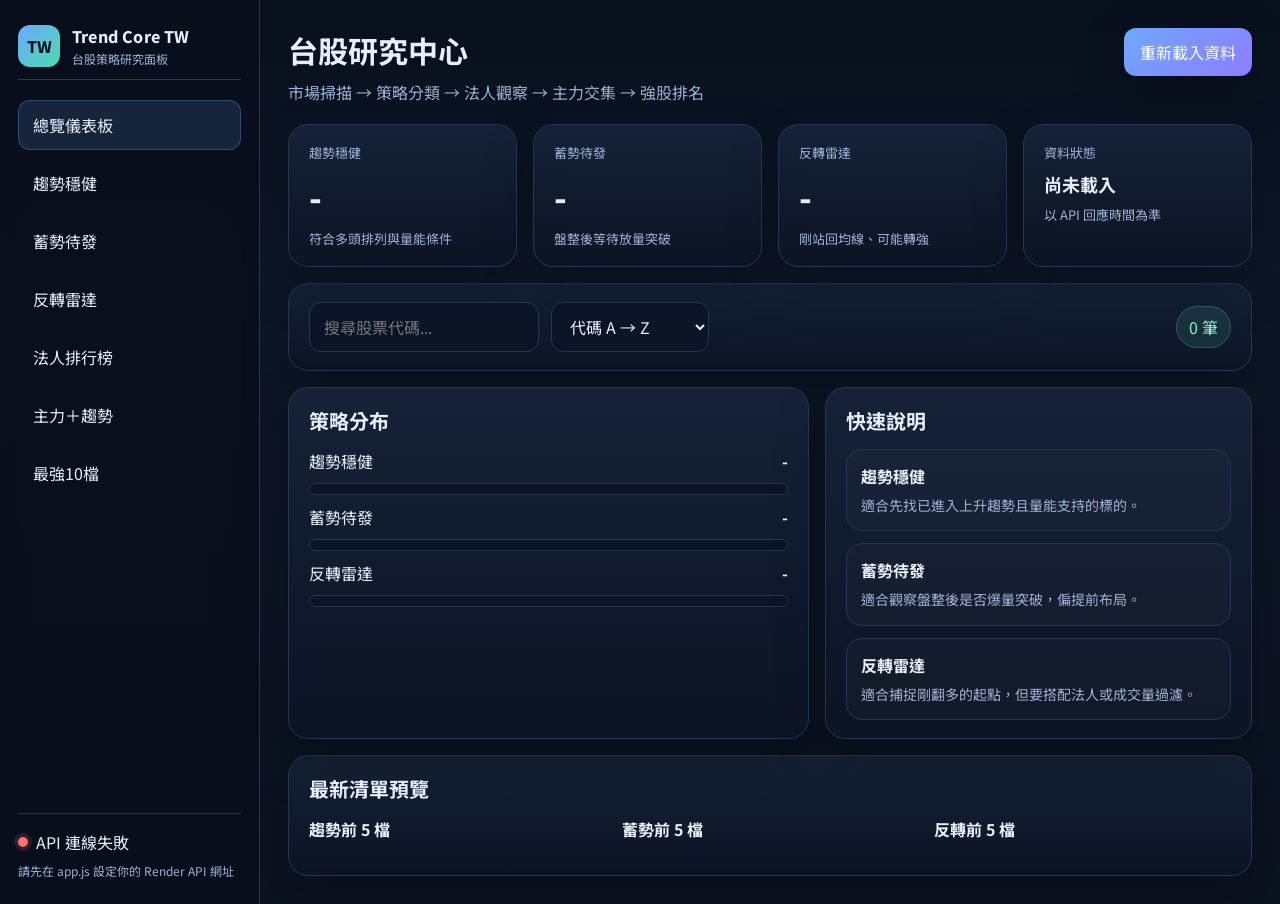
<file: docs/index.html>
<!DOCTYPE html>
<html lang="zh-Hant">
<head>
  <meta charset="UTF-8" />
  <meta name="viewport" content="width=device-width, initial-scale=1.0" />
  <title>Trend Core TW</title>
  <link rel="preconnect" href="https://fonts.googleapis.com">
  <link rel="preconnect" href="https://fonts.gstatic.com" crossorigin>
  <link href="https://fonts.googleapis.com/css2?family=Noto+Sans+TC:wght@400;500;700;800&display=swap" rel="stylesheet">
  <link rel="stylesheet" href="styles.css" />
</head>
<body>
  <div class="app-shell">
    <aside class="sidebar">
      <div class="brand">
        <div class="brand-mark">TW</div>
        <div>
          <div class="brand-title">Trend Core TW</div>
          <div class="brand-subtitle">台股策略研究面板</div>
        </div>
      </div>

      <nav class="nav">
        <button class="nav-link active" data-view="dashboard">總覽儀表板</button>
        <button class="nav-link" data-view="trend">趨勢穩健</button>
        <button class="nav-link" data-view="setup">蓄勢待發</button>
        <button class="nav-link" data-view="reversal">反轉雷達</button>
        <button class="nav-link" data-view="funds">法人排行榜</button>
        <button class="nav-link" data-view="strong">主力＋趨勢</button>
        <button class="nav-link" data-view="top10">最強10檔</button>
      </nav>

      <div class="sidebar-footer">
        <div class="status-row">
          <span class="dot"></span>
          <span id="apiStatusText">等待連線</span>
        </div>
        <div class="small-text">請先在 app.js 設定你的 Render API 網址</div>
      </div>
    </aside>

    <main class="main">
      <header class="topbar">
        <div>
          <h1>台股研究中心</h1>
          <p class="subtitle">市場掃描 → 策略分類 → 法人觀察 → 主力交集 → 強股排名</p>
        </div>
        <div class="topbar-actions">
          <button id="refreshBtn" class="btn btn-primary">重新載入資料</button>
        </div>
      </header>

      <section class="hero-grid">
        <div class="hero-card">
          <div class="hero-label">趨勢穩健</div>
          <div class="hero-value" id="countTrend">-</div>
          <div class="hero-hint">符合多頭排列與量能條件</div>
        </div>
        <div class="hero-card">
          <div class="hero-label">蓄勢待發</div>
          <div class="hero-value" id="countSetup">-</div>
          <div class="hero-hint">盤整後等待放量突破</div>
        </div>
        <div class="hero-card">
          <div class="hero-label">反轉雷達</div>
          <div class="hero-value" id="countReversal">-</div>
          <div class="hero-hint">剛站回均線、可能轉強</div>
        </div>
        <div class="hero-card">
          <div class="hero-label">資料狀態</div>
          <div class="hero-value small" id="lastUpdated">尚未載入</div>
          <div class="hero-hint">以 API 回應時間為準</div>
        </div>
      </section>

      <section class="toolbar card">
        <div class="toolbar-left">
          <input id="searchInput" type="text" placeholder="搜尋股票代碼..." />
          <select id="sortSelect">
            <option value="stock-asc">代碼 A → Z</option>
            <option value="stock-desc">代碼 Z → A</option>
            <option value="close-desc">價格 高 → 低</option>
            <option value="close-asc">價格 低 → 高</option>
            <option value="volume-desc">成交量 高 → 低</option>
            <option value="volume-asc">成交量 低 → 高</option>
            <option value="change-desc">漲幅 高 → 低</option>
            <option value="change-asc">漲幅 低 → 高</option>
          </select>
        </div>
        <div class="toolbar-right">
          <span class="badge" id="resultBadge">0 筆</span>
        </div>
      </section>

      <section id="view-dashboard" class="view active-view">
        <div class="content-grid">
          <div class="card">
            <div class="card-header">
              <h2>策略分布</h2>
            </div>
            <div class="metric-stack">
              <div class="metric-row">
                <span>趨勢穩健</span>
                <strong id="dashTrend">-</strong>
              </div>
              <div class="progress"><div id="barTrend"></div></div>

              <div class="metric-row">
                <span>蓄勢待發</span>
                <strong id="dashSetup">-</strong>
              </div>
              <div class="progress"><div id="barSetup"></div></div>

              <div class="metric-row">
                <span>反轉雷達</span>
                <strong id="dashReversal">-</strong>
              </div>
              <div class="progress"><div id="barReversal"></div></div>
            </div>
          </div>

          <div class="card">
            <div class="card-header">
              <h2>快速說明</h2>
            </div>
            <div class="note-list">
              <div class="note-item">
                <div class="note-title">趨勢穩健</div>
                <div class="note-text">適合先找已進入上升趨勢且量能支持的標的。</div>
              </div>
              <div class="note-item">
                <div class="note-title">蓄勢待發</div>
                <div class="note-text">適合觀察盤整後是否爆量突破，偏提前布局。</div>
              </div>
              <div class="note-item">
                <div class="note-title">反轉雷達</div>
                <div class="note-text">適合捕捉剛翻多的起點，但要搭配法人或成交量過濾。</div>
              </div>
            </div>
          </div>
        </div>

        <div class="card mt16">
          <div class="card-header">
            <h2>最新清單預覽</h2>
          </div>
          <div class="preview-grid">
            <div>
              <h3>趨勢前 5 檔</h3>
              <div id="previewTrend" class="mini-list"></div>
            </div>
            <div>
              <h3>蓄勢前 5 檔</h3>
              <div id="previewSetup" class="mini-list"></div>
            </div>
            <div>
              <h3>反轉前 5 檔</h3>
              <div id="previewReversal" class="mini-list"></div>
            </div>
          </div>
        </div>
      </section>

      <section id="view-trend" class="view">
        <div class="card">
          <div class="card-header">
            <h2>趨勢穩健</h2>
            <p>已在漲、量能支持、多頭排列</p>
          </div>
          <div id="tableTrend"></div>
        </div>
      </section>

      <section id="view-setup" class="view">
        <div class="card">
          <div class="card-header">
            <h2>蓄勢待發</h2>
            <p>盤整接近均線，等待放量突破</p>
          </div>
          <div id="tableSetup"></div>
        </div>
      </section>

      <section id="view-reversal" class="view">
        <div class="card">
          <div class="card-header">
            <h2>反轉雷達</h2>
            <p>剛站回均線，可能由弱轉強</p>
          </div>
          <div id="tableReversal"></div>
        </div>
      </section>

      <section id="view-funds" class="view">
        <div class="content-grid">
          <div class="card">
            <div class="card-header">
              <h2>外資買超排行</h2>
            </div>
            <div id="tableForeign"></div>
          </div>
          <div class="card">
            <div class="card-header">
              <h2>投信買超排行</h2>
            </div>
            <div id="tableInvest"></div>
          </div>
        </div>
      </section>

      <section id="view-strong" class="view">
        <div class="card">
          <div class="card-header">
            <h2>主力＋趨勢</h2>
            <p>外資買超 / 投信買超 與 趨勢穩健交集</p>
          </div>
          <div id="tableStrong"></div>
        </div>
      </section>

      <section id="view-top10" class="view">
        <div class="card">
          <div class="card-header">
            <h2>最強10檔</h2>
            <p>依技術面、漲幅、量能、法人交集綜合評分</p>
          </div>
          <div id="tableTop10"></div>
        </div>
      </section>
    </main>
  </div>

  <script src="app.js"></script>
</body>
</html>
</file>
<file: docs/styles.css>
* { box-sizing: border-box; }

:root {
  --bg: #0b1220;
  --panel: #111a2b;
  --panel-2: #162238;
  --line: #253554;
  --text: #e8eefc;
  --muted: #9db0d3;
  --accent: #6ea8fe;
  --accent-2: #49dcb1;
  --danger: #ff6b81;
  --warning: #ffc857;
  --shadow: 0 20px 50px rgba(0,0,0,.25);
}

html, body {
  margin: 0;
  padding: 0;
  background: linear-gradient(180deg, #08101d, #0e1627 30%, #0b1220);
  color: var(--text);
  font-family: 'Noto Sans TC', system-ui, sans-serif;
  min-height: 100%;
}

body {
  min-height: 100vh;
}

button, input, select {
  font: inherit;
}

.app-shell {
  display: grid;
  grid-template-columns: 260px 1fr;
  min-height: 100vh;
}

.sidebar {
  border-right: 1px solid var(--line);
  background: rgba(9,15,27,.84);
  backdrop-filter: blur(10px);
  padding: 24px 18px;
  display: flex;
  flex-direction: column;
  gap: 20px;
}

.brand {
  display: flex;
  gap: 12px;
  align-items: center;
  padding-bottom: 12px;
  border-bottom: 1px solid var(--line);
}

.brand-mark {
  width: 42px;
  height: 42px;
  border-radius: 12px;
  background: linear-gradient(135deg, var(--accent), var(--accent-2));
  color: #04111f;
  display: grid;
  place-items: center;
  font-weight: 800;
}

.brand-title {
  font-weight: 800;
  letter-spacing: .2px;
}

.brand-subtitle {
  color: var(--muted);
  font-size: 12px;
  margin-top: 2px;
}

.nav {
  display: flex;
  flex-direction: column;
  gap: 8px;
}

.nav-link {
  background: transparent;
  border: 1px solid transparent;
  color: var(--text);
  text-align: left;
  padding: 12px 14px;
  border-radius: 12px;
  cursor: pointer;
  transition: .2s ease;
}

.nav-link:hover {
  background: rgba(110,168,254,.08);
  border-color: rgba(110,168,254,.18);
}

.nav-link.active {
  background: rgba(110,168,254,.15);
  border-color: rgba(110,168,254,.3);
}

.sidebar-footer {
  margin-top: auto;
  padding-top: 16px;
  border-top: 1px solid var(--line);
}

.status-row {
  display: flex;
  align-items: center;
  gap: 8px;
  margin-bottom: 8px;
}

.dot {
  width: 10px;
  height: 10px;
  border-radius: 999px;
  background: #f87171;
  box-shadow: 0 0 0 4px rgba(248,113,113,.15);
}

.dot.online {
  background: #4ade80;
  box-shadow: 0 0 0 4px rgba(74,222,128,.15);
}

.small-text {
  color: var(--muted);
  font-size: 12px;
  line-height: 1.5;
}

.main {
  padding: 28px;
}

.topbar {
  display: flex;
  justify-content: space-between;
  gap: 16px;
  align-items: flex-start;
  margin-bottom: 20px;
}

.topbar h1 {
  margin: 0 0 8px;
  font-size: 30px;
}

.subtitle {
  margin: 0;
  color: var(--muted);
}

.btn {
  border: 0;
  border-radius: 12px;
  padding: 12px 16px;
  cursor: pointer;
}

.btn-primary {
  background: linear-gradient(135deg, var(--accent), #8d7dff);
  color: white;
  box-shadow: var(--shadow);
}

.hero-grid {
  display: grid;
  grid-template-columns: repeat(4, 1fr);
  gap: 16px;
  margin-bottom: 16px;
}

.hero-card, .card {
  background: linear-gradient(180deg, rgba(21,34,56,.95), rgba(12,20,35,.95));
  border: 1px solid var(--line);
  border-radius: 20px;
  box-shadow: var(--shadow);
}

.hero-card {
  padding: 18px 20px;
}

.hero-label {
  color: var(--muted);
  font-size: 13px;
  margin-bottom: 10px;
}

.hero-value {
  font-size: 34px;
  font-weight: 800;
}

.hero-value.small {
  font-size: 18px;
  font-weight: 700;
  line-height: 1.4;
}

.hero-hint {
  color: var(--muted);
  font-size: 13px;
  margin-top: 8px;
}

.card {
  padding: 18px 20px;
}

.card-header {
  display: flex;
  justify-content: space-between;
  gap: 16px;
  align-items: baseline;
  margin-bottom: 14px;
}

.card-header h2 {
  margin: 0;
  font-size: 20px;
}

.card-header p {
  margin: 0;
  color: var(--muted);
  font-size: 13px;
}

.toolbar {
  display: flex;
  justify-content: space-between;
  gap: 12px;
  align-items: center;
  margin-bottom: 16px;
}

.toolbar-left {
  display: flex;
  gap: 12px;
  flex-wrap: wrap;
}

input, select {
  background: #0b1526;
  color: var(--text);
  border: 1px solid var(--line);
  border-radius: 12px;
  padding: 11px 14px;
}

input {
  min-width: 230px;
}

.badge {
  display: inline-flex;
  align-items: center;
  justify-content: center;
  padding: 8px 12px;
  border-radius: 999px;
  background: rgba(73,220,177,.12);
  color: #93f0d6;
  border: 1px solid rgba(73,220,177,.25);
}

.content-grid {
  display: grid;
  grid-template-columns: 1.1fr .9fr;
  gap: 16px;
}

.metric-stack {
  display: flex;
  flex-direction: column;
  gap: 10px;
}

.metric-row {
  display: flex;
  justify-content: space-between;
  align-items: center;
}

.progress {
  height: 12px;
  border-radius: 999px;
  background: #0b1526;
  overflow: hidden;
  border: 1px solid var(--line);
}

.progress > div {
  height: 100%;
  width: 0;
  background: linear-gradient(90deg, var(--accent), var(--accent-2));
  transition: width .3s ease;
}

.note-list {
  display: grid;
  gap: 12px;
}

.note-item {
  background: rgba(255,255,255,.02);
  border: 1px solid var(--line);
  padding: 14px;
  border-radius: 16px;
}

.note-title {
  font-weight: 700;
  margin-bottom: 6px;
}

.note-text {
  color: var(--muted);
  font-size: 14px;
  line-height: 1.6;
}

.mt16 {
  margin-top: 16px;
}

.preview-grid {
  display: grid;
  grid-template-columns: repeat(3, 1fr);
  gap: 16px;
}

.preview-grid h3 {
  font-size: 16px;
  margin-top: 0;
}

.mini-list {
  display: grid;
  gap: 10px;
}

.mini-item {
  padding: 12px 14px;
  border: 1px solid var(--line);
  border-radius: 14px;
  background: rgba(255,255,255,.02);
}

.view {
  display: none;
}

.active-view {
  display: block;
}

.table-wrap {
  width: 100%;
  overflow: auto;
  border: 1px solid var(--line);
  border-radius: 16px;
}

table {
  width: 100%;
  border-collapse: collapse;
  min-width: 760px;
}

th, td {
  padding: 13px 14px;
  border-bottom: 1px solid var(--line);
  text-align: left;
}

th {
  color: var(--muted);
  background: rgba(255,255,255,.02);
  font-weight: 600;
  position: sticky;
  top: 0;
}

tr:hover td {
  background: rgba(110,168,254,.05);
}

.empty-state {
  padding: 36px 18px;
  color: var(--muted);
  text-align: center;
  border: 1px dashed var(--line);
  border-radius: 16px;
}

.pill {
  display: inline-flex;
  padding: 6px 10px;
  border-radius: 999px;
  font-size: 12px;
  border: 1px solid transparent;
}

.pill-trend {
  background: rgba(73,220,177,.12);
  color: #93f0d6;
  border-color: rgba(73,220,177,.25);
}

.pill-setup {
  background: rgba(255,200,87,.12);
  color: #ffd973;
  border-color: rgba(255,200,87,.25);
}

.pill-reversal {
  background: rgba(255,107,129,.12);
  color: #ff9dad;
  border-color: rgba(255,107,129,.25);
}

.up {
  color: #ff6b81;
  font-weight: 700;
}

.down {
  color: #49dcb1;
  font-weight: 700;
}

.flat {
  color: #9db0d3;
  font-weight: 700;
}

.stock-card {
  display: grid;
  gap: 10px;
}

.stock-top {
  display: flex;
  justify-content: space-between;
  align-items: flex-start;
  gap: 12px;
}

.stock-code {
  font-size: 20px;
  font-weight: 800;
  letter-spacing: 0.3px;
}

.stock-name {
  color: var(--muted);
  font-size: 14px;
  margin-top: 4px;
}

.stock-price-line {
  display: flex;
  justify-content: space-between;
  align-items: center;
  gap: 12px;
  flex-wrap: wrap;
}

.stock-price {
  font-size: 22px;
  font-weight: 800;
}

.stock-change {
  font-size: 15px;
}

.stock-meta {
  color: var(--muted);
  font-size: 13px;
}

.notice-card {
  border: 1px solid rgba(255, 200, 87, 0.25);
  background: rgba(255, 200, 87, 0.08);
  border-radius: 16px;
  padding: 18px;
}

.notice-title {
  font-size: 18px;
  font-weight: 800;
  margin-bottom: 8px;
  color: #ffd973;
}

.notice-text {
  color: var(--text);
  line-height: 1.7;
}

@media (max-width: 1100px) {
  .app-shell {
    grid-template-columns: 1fr;
  }

  .sidebar {
    border-right: 0;
    border-bottom: 1px solid var(--line);
  }

  .hero-grid {
    grid-template-columns: repeat(2, 1fr);
  }

  .content-grid, .preview-grid {
    grid-template-columns: 1fr;
  }
}

@media (max-width: 700px) {
  .main {
    padding: 18px;
  }

  .topbar {
    flex-direction: column;
  }

  .hero-grid {
    grid-template-columns: 1fr;
  }

  .toolbar {
    flex-direction: column;
    align-items: stretch;
  }

  input {
    min-width: 100%;
  }
}
</file>
